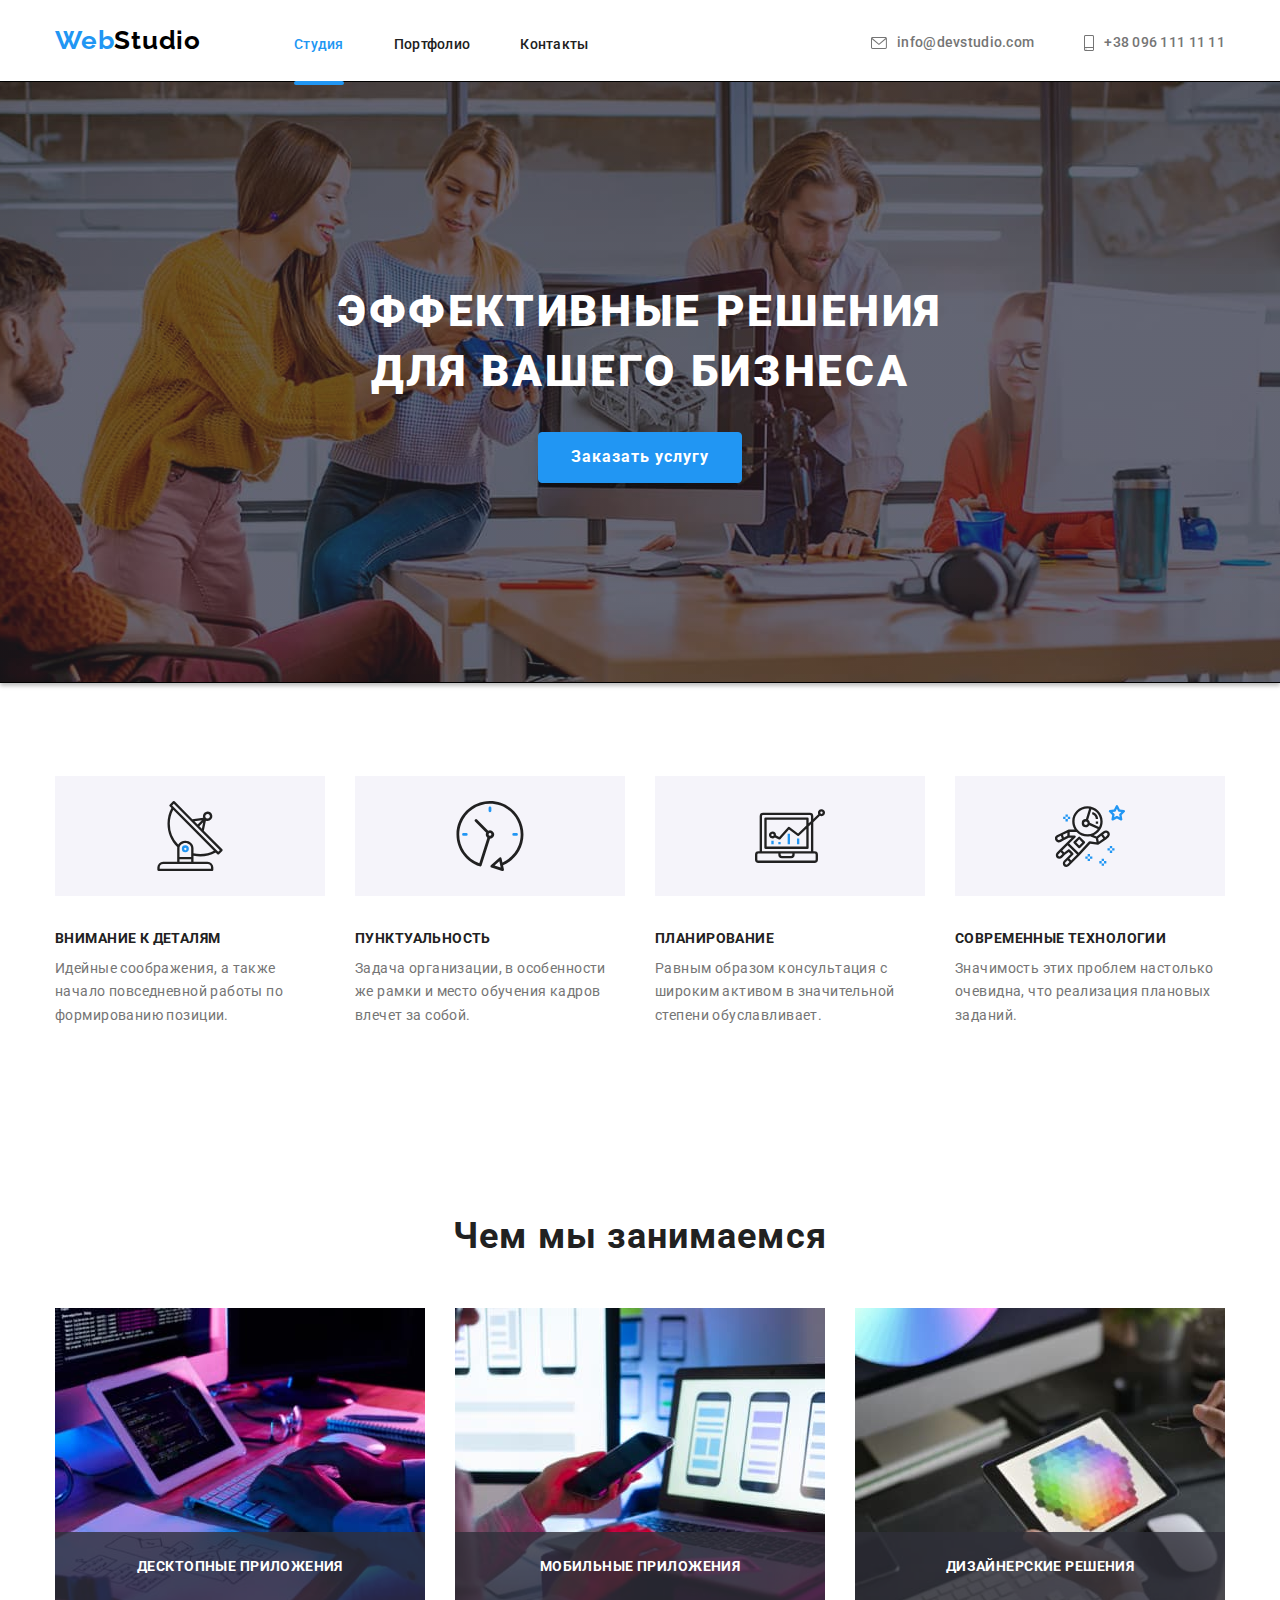
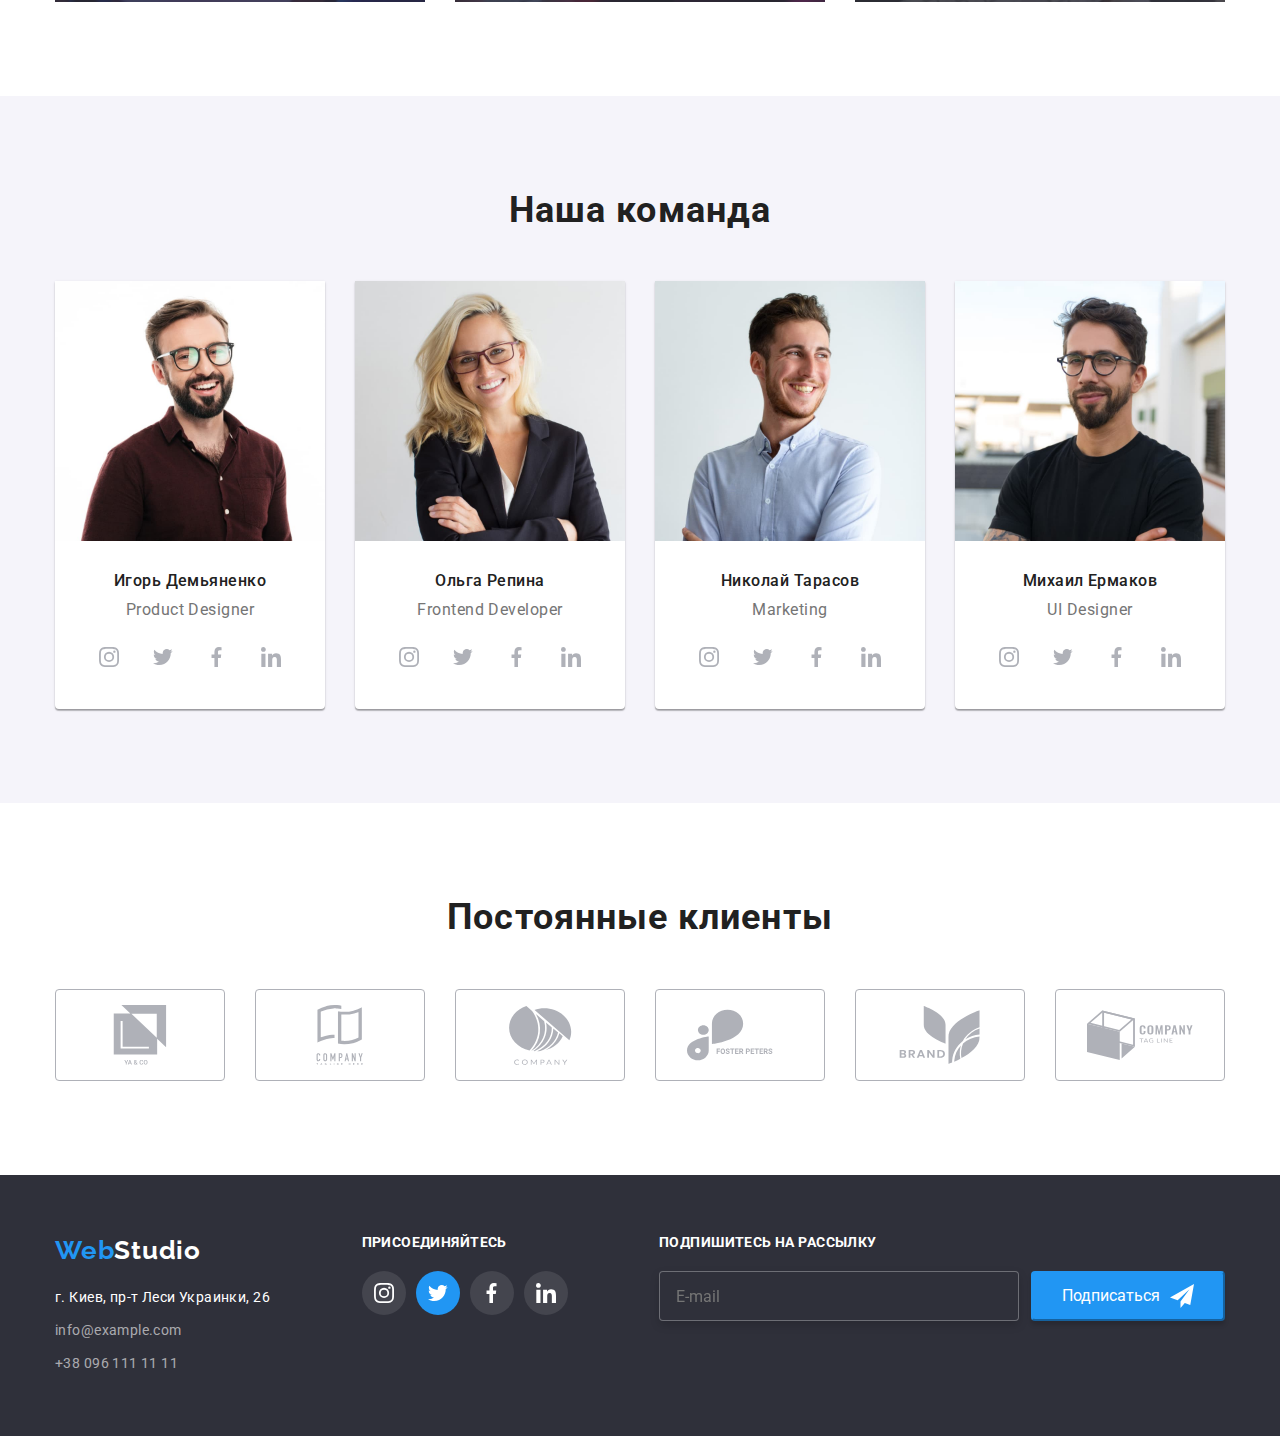
<file: index.html>
<!DOCTYPE html>
<html lang="ru">
<head>
    <meta charset="UTF-8">
    <meta http-equiv="X-UA-Compatible" content="IE=edge">
    <meta name="viewport" content="width=device-width, initial-scale=1.0">
    <title>Студия</title>
    <link rel="preconnect" href="https://fonts.googleapis.com">
    <link rel="preconnect" href="https://fonts.gstatic.com" crossorigin>
    <link href="https://fonts.googleapis.com/css2?family=Raleway:wght@700&family=Roboto:wght@400;500;700;900&display=swap"
        rel="stylesheet">
        <link rel="stylesheet" href="https://cdnjs.cloudflare.com/ajax/libs/modern-normalize/1.0.0/modern-normalize.min.css" />
    <link rel="stylesheet" href="./css/main.min.css">
    
</head>
<body>
 
        <!--Хедер-->
        <header class="header-section">
            <div class="navigation-bar ">
                <a href="./index.html" class="site-logo header-section__site-logo"> <span
                        class="site-logo__name-accent">Web</span>Studio</a>
        
                <div class="mobile-menu" id="mobile-menu" data-menu>
                    <nav class="navigation-bar__navigation-container  ">
                        <ul class="navigation-box ">
                            <li class="navigation-box__ithem"> <a href="./index.html" class="navigation-box__link active-page">Студия</a>
                            </li>
                            <li class="navigation-box__ithem"> <a href="./portfolio.html"
                                    class="navigation-box__link ">Портфолио</a> </li>
                            <li class="navigation-box__ithem"> <a href="" class="navigation-box__link">Контакты</a> </li>
                        </ul>
                    </nav>
                    <div class="contact-menu">
                        <ul class="conact-box">
                            <li class="conact-box__ithem  "><a href="mailto:info@devstudio.com" class="conact-box__link ">
                                    <svg class="conact-box__icon conact-box__icon-indent-right">
                                        <use href="./images/sprite.svg#icon-envelope"></use>
                                    </svg>
                                    info@devstudio.com</a></li>
                            <li class="conact-box__ithem "><a href="tel:+380961111111" class="conact-box__link first">
                                    <svg class="conact-box__icon icon-phone">
                                        <use href="./images/sprite.svg#icon-smartphone"></use>
                                    </svg>
                                    +38 096 111 11 11</a></li>
                        </ul>
                        <ul class="socials-box  ">
                            <li class="socials-box__ithem"> <a href="#" class="socials-box__link">Instagram</a> </li>
                            <li class="socials-box__ithem"> <a href="#" class="socials-box__link">Twitter</a> </li>
                            <li class="socials-box__ithem"> <a href="#" class="socials-box__link">Facebook</a> </li>
                            <li class="socials-box__ithem"> <a href="#" class="socials-box__link">LinkedIn</a> </li>
                        </ul>
                    </div>
                </div>
                <button type="button" class="menu-button" aria-controls="mobile-menu" aria-expanded="false" data-menu-button>
                    <svg width="20" height="20" aria-label="Переключатель мобильного меню">
                        <use class="icon-menu" href="images/mobile.svg#icon-burger"></use>
                        <use class="icon-cross" href="images/mobile.svg#icon-close-cross"></use>
                    </svg></button>
        
            </div>
        
        
        </header>

    <main class="main-section">
        <!--hero-->
        <section class="hero-container overlay">
            <h1 class="hero-container__title">Эффективные решения <br> для вашего бизнеса</h1>
            <button type="button" class="button hero-container__button" data-modal-open>Заказать услугу</button>
        </section>
        <!--Our-features-->
        
        <section class="feature-container ">
            <div class="feature-container__box">
            <h2  hidden>Наши особенности</h2>
            
                <ul class="feature-list">
                    <li class="feature-list__ithem ">
                        
                        <svg class="feature-list__icon">
                            <use href="images/sprite.svg#icon-antenna"></use>
                        </svg>
                        <div class="feature-list__container">
                        <h3 class="feature-list__title">Внимание к деталям</h3>
                        <p class="feature-list__text">Идейные соображения, а также начало повседневной работы по формированию позиции.</p>
                        </div>

                    </li>
                    <li class="feature-list__ithem ">
                        
                        <svg class="feature-list__icon">
                            <use href="images/sprite.svg#icon-clock"></use>
                        </svg>
                        <div class="feature-list__container">
                        <h3 class="feature-list__title">Пунктуальность</h3>
                        <p class="feature-list__text">Задача организации, в особенности же рамки и место обучения кадров влечет за собой.</p>

                        </div>
                    </li>
                    <li class="feature-list__ithem ">
                        
                        <svg class="feature-list__icon">
                            <use href="images/sprite.svg#icon-diagram"></use>
                        </svg>
                        <div class="feature-list__container">
                        <h3 class="feature-list__title">Планирование</h3>
                        <p class="feature-list__text">Равным образом консультация с широким активом в значительной степени обуславливает.</p>

                        </div>
                    </li>
                    <li class="feature-list__ithem ">
                        
                        <svg class="feature-list__icon">
                            <use href="images/sprite.svg#icon-astronaut"></use>
                        </svg>
                        <div class="feature-list__container">
                        <h3 class="feature-list__title">Современные технологии</h3>
                        <p class="feature-list__text">Значимость этих проблем настолько очевидна, что реализация плановых заданий.</p>

                        </div>
                    </li>
                </ul>
        
            </div>
        </section>
       
        <!--Practice-->
        <section class="practice-container ">
           <div class="practice-container__box">
            <h2 class="section-name">Чем мы занимаемся</h2>
            <ul class="practice-list">
                <li class="practice-list__ithem ">
                    <div class="practice">
                    <img srcset="./images/img1.jpg 1x, ./images/img1@2x.jpg 2x" 
                    src="./images/img1.jpg" 
                    class="practice__image" 
                    alt="Работа с компьютером" 
                    width="370"
                    height="294">
                            <div class="practice__label"><p class="practice__text">Десктопные приложения</p></div>
                        </div>
                        </li>
                <li class="practice-list__ithem ">
                    <div class="practice">
                    <img srcset="./images/img2.jpg 1x, ./images/img2@2x.jpg 2x" src="./images/img2.jpg" class="practice__image" alt="Работа с телефоном" width="370"
                        height="294">
                    <div class="practice__label">
                        <p class="practice__text">Мобильные приложения</p>
                    </div>
                    </div>
                    </li>
                <li class="practice-list__ithem ">
                    <div class="practice">
                        <img srcset="./images/img3.jpg 1x, ./images/img3@2x.jpg 2x" src="./images/img3.jpg" class="practice__image" alt="Работа с цветами" width="370"
                        height="294">
                        <div class="practice__label">
                            <p class="practice__text">Дизайнерские решения</p>
                        </div>
                        </div>
                    </li>
            </ul>
           </div>
            
            
        </section>


        
        <!--Team-->
        <section class="team-container ">
            <div class="team-container__box">
                <h2 class="section-name">Наша команда</h2>
                <ul class="team">
                    <li class="team__ithem ">
                        <img srcset="./images/ourteam1.jpg 1x, ./images/ourteam1@2x.jpg 2x" src="./images/ourteam1.jpg" class="team__photo" alt="фотография Игоря Демьяненко" width="270" height="260">
                        <div class="team__decribe">
                        <h3 class="team__name">Игорь Демьяненко</h3>
                        <p class="team__position">Product Designer</p>
                    <ul class="networks">
                        <li class="networks__ithem-indent-right"><a href="#" aria-label="Instagram" class="networks__link team-networks__link">
                                <svg class="network-icon">
                                    <use href="images/sprite.svg#icon-instagram"></use>
                                </svg>
                            </a></li>
                        <li class="networks__ithem-indent-right"><a href="#" aria-label="Twitter" class="networks__link team-networks__link">
                                <svg class="network-icon">
                                    <use href="images/sprite.svg#icon-twit"></use>
                                </svg>
                            </a></li>
                        <li class="networks__ithem-indent-right"><a href="#" aria-label="Facebook" class="networks__link team-networks__link">
                                <svg class="network-icon">
                                    <use href="images/sprite.svg#icon-facebook"></use>
                                </svg>
                            </a></li>
                        <li class="networks__ithem-indent-right"><a href="#" aria-label="Linkedin" class="networks__link team-networks__link">
                                <svg class="network-icon">
                                    <use href="images/sprite.svg#icon-linkedin"></use>
                                </svg>
                    
                            </a>
                        </li>
                    </ul>
                                     
                    </div>
                    </li>
                    <li class="team__ithem ">
                        <img  srcset="./images/ourteam2.jpg 1x, ./images/ourteam2@2x.jpg 2x" src="./images/ourteam2.jpg" class="team__photo" alt="фотография Ольга Репина" width="270" height="260">
                        <div class="team__decribe">
                        <h3 class="team__name">Ольга Репина</h3>
                        <p class="team__position">Frontend Developer</p>
                    <ul class="networks">
                        <li class="networks__ithem-indent-right"><a href="#" aria-label="Instagram"
                                class="networks__link team-networks__link">
                                <svg class="network-icon">
                                    <use href="images/sprite.svg#icon-instagram"></use>
                                </svg>
                            </a></li>
                        <li class="networks__ithem-indent-right"><a href="#" aria-label="Twitter"
                                class="networks__link team-networks__link">
                                <svg class="network-icon">
                                    <use href="images/sprite.svg#icon-twit"></use>
                                </svg>
                            </a></li>
                        <li class="networks__ithem-indent-right"><a href="#" aria-label="Facebook" class="networks__link team-networks__link">
                                <svg class="network-icon">
                                    <use href="images/sprite.svg#icon-facebook"></use>
                                </svg>
                            </a></li>
                        <li class="networks__ithem-indent-right"><a href="#" aria-label="Linkedin" class="networks__link team-networks__link">
                                <svg class="network-icon">
                                    <use href="images/sprite.svg#icon-linkedin"></use>
                                </svg>
                    
                            </a>
                        </li>
                    </ul>
                    </div>
                    </li>
                    <li class="team__ithem ">
                        <img srcset="./images/ourteam3.jpg 1x, ./images/ourteam3@2x.jpg 2x" src="./images/ourteam3.jpg" class="team__photo" alt="фотография Николая Тарасов" width="270" height="260">
                        <div class="team__decribe">
                        <h3 class="team__name">Николай Тарасов</h3>
                        <p class="team__position">Marketing</p>
                    <ul class="networks">
                        <li class="networks__ithem-indent-right"><a href="#" aria-label="Instagram"
                                class="networks__link team-networks__link">
                                <svg class="network-icon">
                                    <use href="images/sprite.svg#icon-instagram"></use>
                                </svg>
                            </a></li>
                        <li class="networks__ithem-indent-right"><a href="#" aria-label="Twitter"
                                class="networks__link team-networks__link">
                                <svg class="network-icon">
                                    <use href="images/sprite.svg#icon-twit"></use>
                                </svg>
                            </a></li>
                        <li class="networks__ithem-indent-right"><a href="#" aria-label="Facebook" class="networks__link team-networks__link">
                                <svg class="network-icon">
                                    <use href="images/sprite.svg#icon-facebook"></use>
                                </svg>
                            </a></li>
                        <li class="networks__ithem-indent-right"><a href="#" aria-label="Linkedin" class="networks__link team-networks__link">
                                <svg class="network-icon">
                                    <use href="images/sprite.svg#icon-linkedin"></use>
                                </svg>
                    
                            </a>
                        </li>
                    </ul>
                    </div>
                    </li>
                    <li class="team__ithem ">
                        <img src="./images/ourteam4.jpg" class="team__photo" alt="фотография Михаила Ермакова" width="270" height="260">
                        <div class="team__decribe">
                        <h3 class="team__name">Михаил Ермаков</h3>
                        <p class="team__position">UI Designer</p>
                    <ul class="networks">
                        <li class="networks__ithem-indent-right"><a href="#" aria-label="Instagram"
                                class="networks__link team-networks__link">
                                <svg class="network-icon">
                                    <use href="images/sprite.svg#icon-instagram"></use>
                                </svg>
                            </a></li>
                        <li class="networks__ithem-indent-right"><a href="#" aria-label="Twitter"
                                class="networks__link team-networks__link ">
                                <svg class="network-icon">
                                    <use href="images/sprite.svg#icon-twit"></use>
                                </svg>
                            </a></li>
                        <li class="networks__ithem-indent-right"><a href="#" aria-label="Facebook" class="networks__link team-networks__link">
                                <svg class="network-icon">
                                    <use href="images/sprite.svg#icon-facebook"></use>
                                </svg>
                            </a></li>
                        <li class="networks__ithem-indent-right"><a href="#" aria-label="Linkedin" class="networks__link team-networks__link">
                                <svg class="network-icon">
                                    <use href="images/sprite.svg#icon-linkedin"></use>
                                </svg>
                    
                            </a>
                        </li>
                    </ul>
                    </div>
                    </li>
                </ul>
            </div>
            </section>


        <!--Our-clients-->
        <section class="clients-container">
            <div class="clients-container__box ">
            <h2 class="section-name">Постоянные клиенты</h2>
            
            <ul class="client">
                <li class="client__ithem ">
                <a href="#" class="client__link">
                  <svg class="client__icon">
                 <use href="images/sprite.svg#icon-company-1"></use>
                </svg>
                </a>
                </li>
                <li class="client__ithem ">
                    <a href="#" class="client__link">
                    <svg class="client__icon">
                        <use href="images/sprite.svg#icon-company-2"></use>
                    </svg></a>
                </li>
                <li class="client__ithem ">
                    <a  href="#" class="client__link">
                    <svg class="client__icon">
                        <use href="images/sprite.svg#icon-company-3"></use>
                    </svg></a>
                </li>
                <li class="client__ithem "> 
                    <a href="#" class="client__link">
                    <svg class="client__icon">
                        <use href="images/sprite.svg#icon-company-4"></use>
                    </svg></a>
                </li>
                <li class="client__ithem ">
                    <a href="#" class="client__link">
                    <svg class="client__icon">
                        <use href="images/sprite.svg#icon-company-5"></use>
                    </svg></a>
                </li>
                <li class="client__ithem ">
                    <a href="#" class="client__link">
                    <svg class="client__icon">
                        <use href="images/sprite.svg#icon-company-6"></use>
                    </svg></a>
                </li>
            </ul>
            </div>
        </section>
 </main>


<!--Footer-->
        <footer class="footer">
            <div class="footer__container ">
            <div class="footer-section">  
            <a href="./index.html" class=" site-logo footer__site-logo"> <span class="site-logo__name-accent">Web</span>Studio</a>
                           
            <address class="adress">г. Киев, пр-т Леси Украинки, 26</address>
            <ul>
            <li class="contact-ithem"><a href="mailto:info@example.com" class="contact-footer">info@example.com</a>
                
                 <li class="contact-ithem"><a href="tel:+380961111111" class="contact-footer">+38 096 111 11 11</a></li>
            </ul>
            </div>
            <div class="footer-section">
                <h2 class="invitation">присоединяйтесь</h2>
                    <ul class="networks">
                        <li class="networks__ithem-indent-right"><a href="#" aria-label="Instagram"
                                class="networks__link footer__network-link">
                                <svg class="network-icon">
                                    <use href="images/sprite.svg#icon-instagram"></use>
                                </svg>
                            </a></li>
                        <li class="networks__ithem-indent-right"><a href="#" aria-label="Twitter"
                                class="networks__link footer__network-link twitter-link">
                                <svg class="network-icon">
                                    <use href="images/sprite.svg#icon-twit"></use>
                                </svg>
                            </a></li>
                        <li class="networks__ithem-indent-right"><a href="#" aria-label="Facebook" class="networks__link footer__network-link">
                                <svg class="network-icon">
                                    <use href="images/sprite.svg#icon-facebook"></use>
                                </svg>
                            </a></li>
                        <li class=networks__ithem-indent-right"><a href="#" aria-label="Linkedin" class="networks__link footer__network-link">
                                <svg class="network-icon">
                                    <use href="images/sprite.svg#icon-linkedin"></use>
                                </svg>
                    
                            </a>
                        </li>
                    </ul>

                            </div>





                <div class='footer-section'>
                    <h2 class="invitation">Подпишитесь на рассылку</h2>
                    <form class="mailing">
                        <label><input class="mailing__form" type="email" name="subscribe-mail" placeholder="E-mail"></label>
                        <button type="submit" class="mailing_button">Подписаться</button>
                    </form>
                </div>


                        </div>
                        </footer>

<!-Modal-->
        <div class="backdrop is-hidden" data-modal>
            <div class="modal-window">
            <button class="cross-button" data-modal-close>
                <svg  class="cross-button__icon">
                 <use href="./images/cross.svg#cross"></use>
                 </svg></button>


                 
                 <h2 class="modal-window__invite">Оставьте свои данные, мы вам перезвоним</h2>
            <form class="modalform">
                <label class="modalform__ithem modalform__ithem-indent-righ"> 
                    <input class="modalform__input" type="text" name="username"  placeholder=" ">
                    <svg class="modalform__icon">
                        <use href='./images/icons.svg#icon-person'></use>
                    </svg>
                    <span class="modalform__title">Имя</span>
                </label>
                <label class="modalform__ithem modalform__ithem-indent-righ">
                    <input class="modalform__input" type="tel" name="usernumber" placeholder=" ">
                    <svg class="modalform__icon">
                        <use href='./images/icons.svg#icon-telephone'></use>
                    </svg>
                    <span class="modalform__title">Телефон</span>
                </label>
                <label class="modalform__ithem modalform__ithem-indent-righ"> 
                    <input class="modalform__input" type="email" name="usermail"  placeholder=" ">
                    <svg class="modalform__icon">
                        <use href='./images/icons.svg#icon-thumb-accept'></use>
                    </svg>

                    <span class="modalform__title">Почта</span>
                </label >
                <label class="modalform__ithem modalform__ithem-indent-righ"> 
                    <textarea class="modalform__input modalform__textarea" name="feedback" rows="6" placeholder="Введите комментарий"></textarea>
                <span class="modalform__title">Комментарий</span>
                </label>
                <label class="checkbox"> 
                    <input class="checkbox__imput" type="checkbox" name="useragree" >
                    <span class="checkbox__box"></span>
                    <span class="checkbox__title">Соглашаюсь с рассылкой и принимаю <a href="#" class="terms">Условия договора</a></span>
                </label >
                <button type="submit" class="modalform__button">Отправить
                </button>
            </form>
        </div>
</div>

        <script src="./js/menu.js"></script>
        <script src="./js/modal.js"></script>
  </body>
</html>
</file>
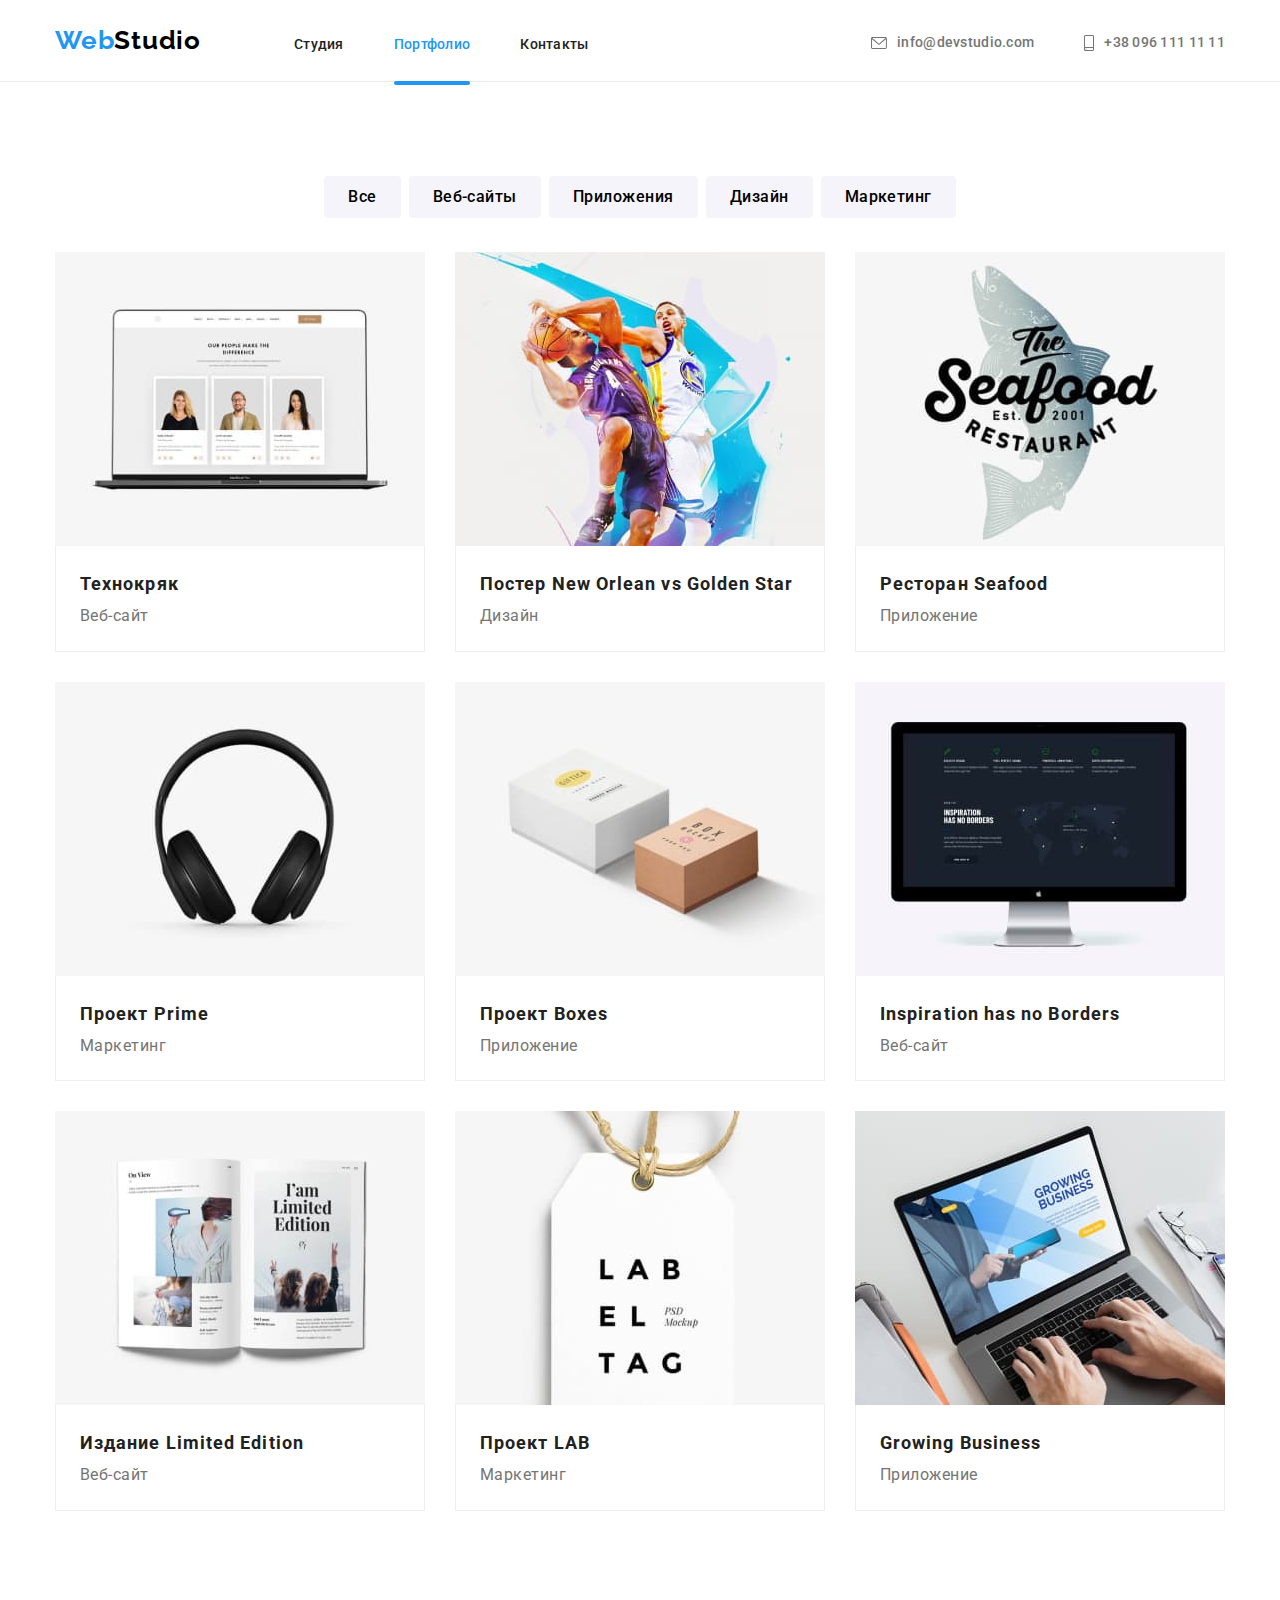
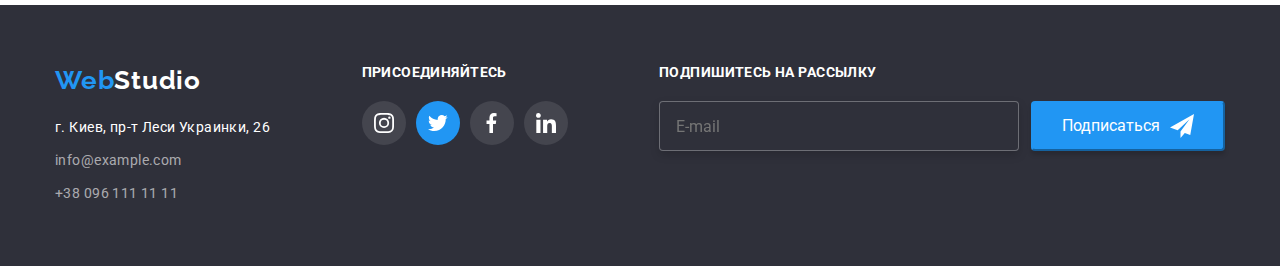
<file: portfolio.html>
<!DOCTYPE html>
<html lang="ru">
<head>
    <meta charset="UTF-8">
    <meta http-equiv="X-UA-Compatible" content="IE=edge">
    <meta name="viewport" content="width=device-width, initial-scale=1.0">
    <title>Портфолио</title>
   <link rel="preconnect" href="https://fonts.googleapis.com">
    <link rel="preconnect" href="https://fonts.gstatic.com" crossorigin>
    <link href="https://fonts.googleapis.com/css2?family=Raleway:wght@700&family=Roboto:wght@400;500;700;900&display=swap"
        rel="stylesheet">
    <link rel="stylesheet" href="https://cdnjs.cloudflare.com/ajax/libs/modern-normalize/1.0.0/modern-normalize.min.css" />
        <link rel="stylesheet" href="./css/main.min.css">
</head>

<body>

    <!--{Header}-->
        <header class="header-section">
            <div class="navigation-bar ">
                <a href="./index.html" class="site-logo header-section__site-logo"> <span
                        class="site-logo__name-accent">Web</span>Studio</a>
        
                <div class="mobile-menu" id="mobile-menu" data-menu>
                    <nav class="navigation-bar__navigation-container  ">
                        <ul class="navigation-box ">
                            <li class="navigation-box__ithem"> <a href="./index.html"
                                    class="navigation-box__link ">Студия</a> </li>
                            <li class="navigation-box__ithem"> <a href="./portfolio.html"
                                    class="navigation-box__link active-page">Портфолио</a> </li>
                            <li class="navigation-box__ithem"> <a href="" class="navigation-box__link">Контакты</a> </li>
                        </ul>
                    </nav>
                    <div class="contact-menu">
                        <ul class="conact-box">
                            <li class="conact-box__ithem  "><a href="mailto:info@devstudio.com" class="conact-box__link ">
                                    <svg class="conact-box__icon conact-box__icon-indent-right">
                                        <use href="./images/sprite.svg#icon-envelope"></use>
                                    </svg>
                                    info@devstudio.com</a></li>
                            <li class="conact-box__ithem "><a href="tel:+380961111111" class="conact-box__link first">
                                    <svg class="conact-box__icon icon-phone">
                                        <use href="./images/sprite.svg#icon-smartphone"></use>
                                    </svg>
                                    +38 096 111 11 11</a></li>
                        </ul>
                        <ul class="socials-box  ">
                            <li class="socials-box__ithem"> <a href="#" class="socials-box__link">Instagram</a> </li>
                            <li class="socials-box__ithem"> <a href="#" class="socials-box__link">Twitter</a> </li>
                            <li class="socials-box__ithem"> <a href="#" class="socials-box__link">Facebook</a> </li>
                            <li class="socials-box__ithem"> <a href="#" class="socials-box__link">LinkedIn</a> </li>
                        </ul>
                    </div>
                </div>
                <button type="button" class="menu-button" aria-controls="mobile-menu" aria-expanded="false" data-menu-button>
                    <svg width="20" height="20" aria-label="Переключатель мобильного меню">
                        <use class="icon-menu" href="images/mobile.svg#icon-burger"></use>
                        <use class="icon-cross" href="images/mobile.svg#icon-close-cross"></use>
                    </svg></button>
        
            </div>
        
        
        </header>
    <!--Portfolio-->
   <main>
       <section class="works-container ">
    <!--Work-buttons-->
       <div class="works-container__box  ">
           <h1  hidden>Наши работы </h1>
           <ul class="works-navigation">
               <li class="works-navigation__box "><button type="button" class="works-navigation__button">Все</button></li>
               <li class="works-navigation__box "><button type="button" class="works-navigation__button">Веб-сайты</button></li>
               <li class="works-navigation__box "><button type="button" class="works-navigation__button">Приложения</button></li>
               <li class="works-navigation__box "><button type="button" class="works-navigation__button">Дизайн</button></li>
               <li class="works-navigation__box"><button type="button" class="works-navigation__button">Маркетинг</button></li>   
           </ul>   
        </div>

   <!--Work-examples-->  
   <div class="works-container__box">
    <ul class="work-list">
        <li class="work-list__ithem ">
            <a href="#" aria-label="Технокряк" class="work-list__link">
                <div class="work-thumb">
            <img srcset="./images/portimg1.jpg 1x, ./images/portimg1@2x.jpg 2x" src="./images/portimg1.jpg" class="work-thumb__image" alt="Веб-страница на ноутбуке" width="370" height="294">
            <div class="work-decription"><p class="work-decription__text">Технокряк это современная площадка распространения коронавируса. Компании используют эту платформу для цифрового
            шпионажа и атак на защищённые сервера конкурентов.</p></div>
        </div>
            <div class="work-examples">
            <h2 class="work-examples__title">Технокряк</h2>
            <p class="work-examples-scope">Веб-сайт</p></div></a>
        </li>
        <li class="work-list__ithem ">
            <a href="#" aria-label="Постер" class="work-list__link">
                <div class="work-thumb">
            <img srcset="./images/portimg2.jpg 1x, ./images/portimg2@2x.jpg 2x" src="./images/portimg2.jpg" class="work-thumb__image" alt="Постер игры в баскетбол" width="370" height="294">
            <div class="work-decription">
                <p class="work-decription__text">Технокряк это современная площадка распространения коронавируса. Компании используют эту
                    платформу для цифрового
                    шпионажа и атак на защищённые сервера конкурентов.</p>
            </div>
            </div>
            <div class="work-examples">
            <h2 class="work-examples__title">Постер New Orlean vs Golden Star</h2>
            <p class="work-examples-scope">Дизайн</p>
            </div></a>
        </li>
        <li class="work-list__ithem ">
            <a href="#" aria-label="Ресторан" class="work-list__link">
                <div class="work-thumb">
            <img  srcset="./images/portimg3.jpg 1x, ./images/portimg3@2x.jpg 2x" src="./images/portimg3.jpg" class="work-thumb__image" alt="Постер рыбного рестрорана с рыбой на фоне" width="370"
                height="294">
                <div class="work-decription">
                    <p class="work-decription__text">Технокряк это современная площадка распространения коронавируса. Компании используют эту
                        платформу для цифрового
                        шпионажа и атак на защищённые сервера конкурентов.</p>
                </div>
                </div>
            <div class="work-examples">
            <h2 class="work-examples__title">Ресторан Seafood</h2>
            <p class="work-examples-scope">Приложение</p></div></a>
        </li>
        <li class="work-list__ithem ">
            <a href="#" aria-label="Проект" class="work-list__link">
                <div class="work-thumb">
            <img  srcset="./images/portimg4.jpg 1x, ./images/portimg4@2x.jpg 2x" src="./images/portimg4.jpg" class="work-thumb__image" alt="Наушники" width="370" height="294">
            <div class="work-decription">
                <p class="work-decription__text">Технокряк это современная площадка распространения коронавируса. Компании используют эту
                    платформу для цифрового
                    шпионажа и атак на защищённые сервера конкурентов.</p>
            </div>
            </div>
            <div class="work-examples">
            <h2 class="work-examples__title">Проект Prime</h2>
            <p class="work-examples-scope">Маркетинг</p></div></a>
        </li>
        <li class="work-list__ithem ">
            <a href="#" aria-label="Приложение" class="work-list__link">
                <div class="work-thumb">
            <img  srcset="./images/portimg5.jpg 1x, ./images/portimg5@2x.jpg 2x" src="./images/portimg5.jpg" class="work-thumb__image" alt="Две посылки" width="370" height="294">
            <div class="work-decription">
                <p class="work-decription__text">Технокряк это современная площадка распространения коронавируса. Компании используют эту
                    платформу для цифрового
                    шпионажа и атак на защищённые сервера конкурентов.</p>
            </div>
            </div>
            <div class="work-examples">
            <h2 class="work-examples__title">Проект Boxes</h2>
            <p class="work-examples-scope">Приложение</p></div></a>
        </li>
        <li class="work-list__ithem ">
            <a href="#" aria-label="Веб-дизайн" class="work-list__link">
                <div class="work-thumb">
            <img  srcset="./images/portimg6.jpg 1x, ./images/portimg6@2x.jpg 2x" src="./images/portimg6.jpg" class="work-thumb__image" alt="Главная страница сайта с изображением карты мира"
                width="370" height="294">
                <div class="work-decription">
                    <p class="work-decription__text">Технокряк это современная площадка распространения коронавируса. Компании используют эту
                        платформу для цифрового
                        шпионажа и атак на защищённые сервера конкурентов.</p>
                </div>
                </div>
                <div class="work-examples">
            <h2 class="work-examples__title" lang="en">Inspiration has no Borders</h2>
            <p class="work-examples-scope">Веб-сайт</p></div></a>
        </li>
        <li class="work-list__ithem ">
            <a href="#" aria-label="Издание" class="work-list__link">
                <div class="work-thumb">
            <img  srcset="./images/portimg7.jpg 1x, ./images/portimg7@2x.jpg 2x" src="./images/portimg7.jpg" class="work-thumb__image" alt="Разворот журнала со статьями" width="370" height="294">
            <div class="work-decription">
                <p class="work-decription__text">Технокряк это современная площадка распространения коронавируса. Компании используют эту
                    платформу для цифрового
                    шпионажа и атак на защищённые сервера конкурентов.</p>
            </div>
            </div>
            <div class="work-examples">
            <h2 class="work-examples__title">Издание Limited Edition</h2>
            <p class="work-examples-scope">Веб-сайт</p></div></a>
        </li>
        <li class="work-list__ithem ">
            <a href="#" aria-label="Проект-ЛАБ" class="work-list__link">
                <div class="work-thumb">
            <img  srcset="./images/portimg8.jpg 1x, ./images/portimg8@2x.jpg 2x" src="./images/portimg8.jpg" class="work-thumb__image" alt="Лейба с надписью Labeltag" width="370" height="294">
            <div class="work-decription">
            <p class="work-decription__text">Технокряк это современная площадка распространения коронавируса. Компании используют эту
                платформу для цифрового
                шпионажа и атак на защищённые сервера конкурентов.</p>
            </div>
            </div>
            <div class="work-examples">
            <h2 class="work-examples__title">Проект LAB</h2>
            <p class="work-examples-scope">Маркетинг</p></div></a>
        </li>
        <li class="work-list__ithem ">
            <a href="#" aria-label="Growing-Business" class="work-list__link">
                <div class="work-thumb">
            <img  srcset="./images/portimg9.jpg 1x, ./images/portimg9@2x.jpg 2x" src="./images/portimg9.jpg" class="work-thumb__image" alt="Поиск информации на наутбуке на тему бизнеса" width="370"
                height="294">
                <div class="work-decription">
                    <p class="work-decription__text">Технокряк это современная площадка распространения коронавируса. Компании используют эту
                        платформу для цифрового
                        шпионажа и атак на защищённые сервера конкурентов.</p>
                </div>
                </div>
                <div class="work-examples">
            <h2 class="work-examples__title" lang="en">Growing Business</h2>
            <p class="work-examples-scope">Приложение</p></div></a>
        </li>
    </ul>
    </div>
      

    </section>
   </main>


    <!--Footer-->
        <footer class="footer">
            <div class="footer__container ">
                <div class="footer-section">
                    <a href="./index.html" class=" site-logo footer__site-logo"> <span
                            class="site-logo__name-accent">Web</span>Studio</a>
        
                    <address class="adress">г. Киев, пр-т Леси Украинки, 26</address>
                    <ul>
                        <li class="contact-ithem"><a href="mailto:info@example.com" class="contact-footer">info@example.com</a>
        
                        <li class="contact-ithem"><a href="tel:+380961111111" class="contact-footer">+38 096 111 11 11</a></li>
                    </ul>
                </div>
                <div class="footer-section">
                    <h2 class="invitation">присоединяйтесь</h2>
                    <ul class="networks">
                        <li class="networks__ithem-indent-right"><a href="#" aria-label="Instagram"
                                class="networks__link footer__network-link">
                                <svg class="network-icon">
                                    <use href="images/sprite.svg#icon-instagram"></use>
                                </svg>
                            </a></li>
                        <li class="networks__ithem-indent-right"><a href="#" aria-label="Twitter"
                                class="networks__link footer__network-link twitter-link">
                                <svg class="network-icon">
                                    <use href="images/sprite.svg#icon-twit"></use>
                                </svg>
                            </a></li>
                        <li class="networks__ithem-indent-right"><a href="#" aria-label="Facebook"
                                class="networks__link footer__network-link">
                                <svg class="network-icon">
                                    <use href="images/sprite.svg#icon-facebook"></use>
                                </svg>
                            </a></li>
                        <li class=networks__ithem-indent-right"><a href="#" aria-label="Linkedin"
                                class="networks__link footer__network-link">
                                <svg class="network-icon">
                                    <use href="images/sprite.svg#icon-linkedin"></use>
                                </svg>
        
                            </a>
                        </li>
                    </ul>
        
                </div>
        
        
        
        
        
                <div class='footer-section'>
                    <h2 class="invitation">Подпишитесь на рассылку</h2>
                    <form class="mailing">
                        <label><input class="mailing__form" type="email" name="subscribe-mail" placeholder="E-mail"></label>
                        <button type="submit" class="mailing_button">Подписаться</button>
                    </form>
                </div>
        
        
            </div>
        </footer>
                <script src="./js/menu.js"></script>
</body>
</html>
</file>
<file: css/main.min.css>
h1,h2,h3,h4,h5,h6,p{margin:0}img{display:block;width:100%;height:auto}body{font-family:"Roboto","Raleway",sans-serif;color:#212121;overflow-x:hidden}@media screen and (max-width: 1199px){body{width:100%}}ol,ul{list-style:none;padding:0;margin:0}a{text-decoration:none}address{font-style:normal}.navigation-bar,.feature-container__box,.practice-container__box,.team-container__box,.clients-container__box,.footer__container,.works-container__box{padding:0 15px;margin:0 auto}@media screen and (min-width: 480px){.navigation-bar,.feature-container__box,.practice-container__box,.team-container__box,.clients-container__box,.footer__container,.works-container__box{width:480px}}@media screen and (min-width: 768px){.navigation-bar,.feature-container__box,.practice-container__box,.team-container__box,.clients-container__box,.footer__container,.works-container__box{width:768px}}@media screen and (min-width: 1200px){.navigation-bar,.feature-container__box,.practice-container__box,.team-container__box,.clients-container__box,.footer__container,.works-container__box{width:1200px}}.hero-container__button,.mailing_button,.networks__link,.client__link,.cross-button{display:-webkit-box;display:-ms-flexbox;display:flex;-webkit-box-pack:center;-ms-flex-pack:center;justify-content:center;-webkit-box-align:center;-ms-flex-align:center;align-items:center}.hero-container__button,.mailing_button,.modalform__button,.works-navigation__button{background-color:#2196f3;color:#fff;border-radius:4px;cursor:pointer}.section-name{font-weight:700;font-size:36px;line-height:1.16;text-align:center;letter-spacing:0.03em;margin-bottom:50px}.mobile-menu{display:-webkit-box;display:-ms-flexbox;display:flex;-webkit-box-pack:justify;-ms-flex-pack:justify;justify-content:space-between}@media screen and (max-width: 767px){.mobile-menu{display:none;position:fixed;top:0;left:0;z-index:1;width:100vw;height:100vh;padding:48px 40px;background-color:#fff;-webkit-box-orient:vertical;-webkit-box-direction:normal;-ms-flex-direction:column;flex-direction:column;-webkit-box-pack:justify;-ms-flex-pack:justify;justify-content:space-between}.mobile-menu.is-open{display:-webkit-box;display:-ms-flexbox;display:flex}.mobile-menu .first{-webkit-box-ordinal-group:2;-ms-flex-order:1;order:1;font-size:34px;line-height:1.18;letter-spacing:0.02em;color:#2196f3}}@media screen and (min-width: 768px){.mobile-menu{-webkit-box-align:baseline;-ms-flex-align:baseline;align-items:baseline;-webkit-box-flex:2;-ms-flex-positive:2;flex-grow:2}}@media screen and (max-width: 1199px){.conact-box{display:-webkit-box;display:-ms-flexbox;display:flex;-webkit-box-orient:vertical;-webkit-box-direction:normal;-ms-flex-direction:column;flex-direction:column}}.header-section{padding-top:25px;padding-bottom:25px;border-bottom-width:1px;border-bottom-style:solid;border-bottom-color:#ececec}.navigation-bar{margin-top:0;padding-top:0}@media screen and (min-width: 768px){.navigation-bar{position:relative;display:-webkit-box;display:-ms-flexbox;display:flex;-webkit-box-pack:justify;-ms-flex-pack:justify;justify-content:space-between;-webkit-box-align:baseline;-ms-flex-align:baseline;align-items:baseline}}.navigation-box{display:-webkit-box;display:-ms-flexbox;display:flex}@media screen and (max-width: 767px){.navigation-box{-webkit-box-orient:vertical;-webkit-box-direction:normal;-ms-flex-direction:column;flex-direction:column;-webkit-box-flex:2;-ms-flex-positive:2;flex-grow:2}}.navigation-box__ithem{position:relative}@media screen and (min-width: 768px){.navigation-box__ithem:not(:last-child){margin-right:50px}}@media screen and (max-width: 768px){.navigation-box__ithem{margin-bottom:30px}}.navigation-box__link{padding-top:32px;padding-bottom:32px;font-weight:500;font-size:14px;line-height:1.4;letter-spacing:0.02em;color:#212121;-webkit-transition-property:color;transition-property:color;-webkit-transition-duration:250ms;transition-duration:250ms;-webkit-transition-timing-function:cubic-bezier(0.4, 0, 0.2, 1);transition-timing-function:cubic-bezier(0.4, 0, 0.2, 1)}.navigation-box__link:visited{color:#212121}.navigation-box__link:hover,.navigation-box__link:focus{color:#2196f3}@media screen and (max-width: 767px){.navigation-box__link{font-size:40px;line-height:1.18;margin-bottom:32px}}@media screen and (min-width: 768px){.active-page{position:relative;color:#2196f3}.active-page:hover,.active-page:visited{color:#2196f3}.active-page::after{content:'';position:absolute;right:0%;bottom:-1px;width:100%;height:4px;background-color:#2196f3;color:#2196f3;border-radius:2px}}.conact-box{display:-webkit-box;display:-ms-flexbox;display:flex}@media screen and (max-width: 767px){.conact-box{margin-bottom:32px}}@media screen and (min-width: 1200px){.conact-box{margin-left:auto}}@media screen and (max-width: 767px){.conact-box__ithem{margin-bottom:32px}.conact-box__ithem:first-child{-webkit-box-ordinal-group:3;-ms-flex-order:2;order:2}}@media screen and (max-width: 1199px){.conact-box__ithem:not(:last-child){margin-bottom:10px}}@media screen and (min-width: 1200px){.conact-box__ithem:not(:last-child){margin-right:50px}}.conact-box__link{display:-webkit-box;display:-ms-flexbox;display:flex;margin:0px;-webkit-box-align:center;-ms-flex-align:center;align-items:center;font-weight:500;font-size:14px;line-height:1.4;letter-spacing:0.02em;color:#757575;-webkit-transition-property:color;transition-property:color;-webkit-transition-duration:250ms;transition-duration:250ms;-webkit-transition-timing-function:cubic-bezier(0.4, 0, 0.2, 1);transition-timing-function:cubic-bezier(0.4, 0, 0.2, 1)}.conact-box__link:hover,.conact-box__link:focus{color:#2196f3;fill:#2196f3}@media screen and (max-width: 767px){.socials-box{display:-webkit-box;display:-ms-flexbox;display:flex}}@media screen and (min-width: 768px){.socials-box{display:none}}.socials-box__link{font-size:18px;line-height:1.2;letter-spacing:0.02em;color:#2196f3}.socials-box__link:hover,.socials-box__link:focus{color:inherit}.socials-box__ithem{position:relative;display:-webkit-box;display:-ms-flexbox;display:flex;-webkit-box-pack:space-evenly;-ms-flex-pack:space-evenly;justify-content:space-evenly;margin-right:10px}.socials-box__ithem:not(:last-child):after{content:'';position:absolute;right:-5px;height:22px;border:1px solid rgba(33,33,33,0.2)}.site-logo,.site-logo:hover,.site-logo:visited{font-family:"Raleway";font-weight:700;font-size:26px;line-height:1.2;letter-spacing:0.03em}.header-section__site-logo{color:#000000}@media screen and (min-width: 768px){.header-section__site-logo{margin-right:80px}}@media screen and (min-width: 1200px){.header-section__site-logo{margin-right:93px}}.site-logo__name-accent{color:#2196f3}.footer__site-logo{display:block;margin-bottom:20px;color:#fff}@media screen and (max-width: 767px){.conact-box__icon{display:none}}@media screen and (min-width: 768px){.conact-box__icon{fill:currentColor;max-width:16px;max-height:12px;margin-right:10px}.conact-box__icon:hover,.conact-box__icon:focus{color:#2196f3;fill:#2196f3}}.icon-phone{max-width:10px;max-height:16px}.feature-list__icon{background-color:#f5f4fa;background-size:contain;max-width:100%;max-height:120px;padding:25px 100px;margin-bottom:30px}.network-icon{fill:currentColor;height:20px;width:20px}.client__icon{fill:currentColor;height:60px;width:106px}.hero-container{background:#2f303a;padding:200px 0}.hero-container__title{text-align:center;color:#fff;font-weight:900;font-size:44px;line-height:1.36;text-align:center;text-transform:uppercase;letter-spacing:0.06em}@media screen and (max-width: 1199px){.hero-container__title{font-size:26px;line-height:1.6}}.overlay{max-height:600px;outline:1px solid black;margin-left:auto;margin-right:auto;background-image:-webkit-gradient(linear, left top, right top, from(rgba(47,48,58,0.4)), to(rgba(47,48,58,0.4))),url(../images/hero.jpg);background-image:linear-gradient(to right, rgba(47,48,58,0.4), rgba(47,48,58,0.4)),url(../images/hero.jpg);background-repeat:no-repeat;background-size:cover;background-position:center;-webkit-box-shadow:0px 4px 4px rgba(0,0,0,0.25);box-shadow:0px 4px 4px rgba(0,0,0,0.25)}@media screen and (min-width: 1200px){.overlay{max-width:1600px}}@media (min-device-pixel-ratio: 2), (-webkit-min-device-pixel-ratio: 2), (min-resolution: 192dpi), (min-resolution: 2dppx){.overlay{background-image:-webkit-gradient(linear, left top, right top, from(rgba(47,48,58,0.4)), to(rgba(47,48,58,0.4))),url(../images/hero@2.jpg);background-image:linear-gradient(to right, rgba(47,48,58,0.4), rgba(47,48,58,0.4)),url(../images/hero@2.jpg)}}@media screen and (max-width: 767px){.menu-button{position:absolute;right:15px;z-index:1;-webkit-transform:translateX(-15px);transform:translateX(-15px);display:inline-block;background-color:transparent;color:inherit;border:none}.menu-button .icon-cross{display:none}.menu-button.is-open .icon-cross{display:block}.menu-button.is-open .icon-menu{display:none}.menu-button:hover .icon-menu,.menu-button:focus .icon-menu{fill:#2196f3}.menu-button:hover .icon-cross,.menu-button:focus .icon-cross{fill:#2196f3}}@media screen and (min-width: 767px){.menu-button{display:none}}.hero-container__button{padding:10px 32px;margin-top:30px;margin-left:auto;margin-right:auto;font-weight:700;font-size:16px;line-height:1.8;letter-spacing:0.06em;border:1px solid #2196f3;-webkit-box-shadow:0px 4px 4px rgba(0,0,0,0.15);box-shadow:0px 4px 4px rgba(0,0,0,0.15)}.mailing_button{margin-left:12px;padding:10px 29px;border-color:#2196f3;-webkit-box-shadow:0px 4px 4px rgba(0,0,0,0.15);box-shadow:0px 4px 4px rgba(0,0,0,0.15);border-radius:4px;-webkit-transition-property:-webkit-box-shadow;transition-property:-webkit-box-shadow;transition-property:box-shadow;transition-property:box-shadow, -webkit-box-shadow;-webkit-transition-duration:250ms;transition-duration:250ms;-webkit-transition-timing-function:cubic-bezier(0.4, 0, 0.2, 1);transition-timing-function:cubic-bezier(0.4, 0, 0.2, 1)}.mailing_button:hover{-webkit-box-shadow:0px 4px 4px rgba(0,0,0,0.45);box-shadow:0px 4px 4px rgba(0,0,0,0.45)}.mailing_button::after{display:block;content:'';margin-left:10px;background-image:url("../images/icon-send.svg");background-size:contain;width:24px;height:24px}@media screen and (max-width: 1199px){.mailing_button{width:200px;-ms-flex-item-align:center;-ms-grid-row-align:center;align-self:center}}.modalform__button{width:200px;height:50px;margin-top:30px;border:1px solid #2196f3;-webkit-transition-property:background-color;transition-property:background-color;-webkit-transition-duration:250ms;transition-duration:250ms;-webkit-transition-timing-function:cubic-bezier(0.4, 0, 0.2, 1);transition-timing-function:cubic-bezier(0.4, 0, 0.2, 1);-webkit-transition-property:-webkit-box-shadow;transition-property:-webkit-box-shadow;transition-property:box-shadow;transition-property:box-shadow, -webkit-box-shadow;transition-duration:250ms;transition-timing-function:cubic-bezier(0.4, 0, 0.2, 1)}.modalform__button:hover{background-color:#188ce8;-webkit-box-shadow:0px 4px 4px rgba(0,0,0,0.15);box-shadow:0px 4px 4px rgba(0,0,0,0.15);border-radius:4px}.works-navigation__button{color:#000000;border-color:transparent;background-color:#f5f4fa;font-weight:500;font-size:16px;line-height:1.6;border-radius:4px;text-align:center;letter-spacing:0.03em;padding:6px 22px;-webkit-transition-property:color;transition-property:color;-webkit-transition-duration:250ms;transition-duration:250ms;-webkit-transition-timing-function:cubic-bezier(0.4, 0, 0.2, 1);transition-timing-function:cubic-bezier(0.4, 0, 0.2, 1);-webkit-transition-property:background-color;transition-property:background-color;transition-duration:250ms;transition-timing-function:cubic-bezier(0.4, 0, 0.2, 1);-webkit-transition-property:-webkit-box-shadow;transition-property:-webkit-box-shadow;transition-property:box-shadow;transition-property:box-shadow, -webkit-box-shadow;transition-duration:250ms;transition-timing-function:cubic-bezier(0.4, 0, 0.2, 1)}.works-navigation__button:focus,.works-navigation__button:hover{color:#fff;background-color:#2196f3;-webkit-box-shadow:0px 3px 1px rgba(0,0,0,0.1),0px 1px 2px rgba(0,0,0,0.08),0px 2px 2px rgba(0,0,0,0.12);box-shadow:0px 3px 1px rgba(0,0,0,0.1),0px 1px 2px rgba(0,0,0,0.08),0px 2px 2px rgba(0,0,0,0.12)}.feature-container{padding-top:94px;padding-bottom:94px}@media screen and (min-width: 768px){.feature-list{display:-webkit-box;display:-ms-flexbox;display:flex}}@media screen and (min-width: 768px) and (max-width: 1199px){.feature-list{margin-top:-30px;margin-left:-30px}}@media screen and (max-width: 1199px){.feature-list{-ms-flex-wrap:wrap;flex-wrap:wrap}}@media screen and (max-width: 767px){.feature-list__ithem{width:100%}.feature-list__ithem:not(:last-child){margin-bottom:30px}}@media screen and (min-width: 768px) and (max-width: 1199px){.feature-list__ithem{width:calc((100% - 2 * 30px) / 2);margin-left:30px;margin-top:30px}}@media screen and (min-width: 1200px){.feature-list__ithem{width:calc((100% - 3 * 30px) / 4)}.feature-list__ithem:not(:last-child){margin-right:30px}}@media screen and (max-width: 767px){.feature-list__container{display:-webkit-box;display:-ms-flexbox;display:flex;-webkit-box-orient:vertical;-webkit-box-direction:normal;-ms-flex-direction:column;flex-direction:column;-webkit-box-align:center;-ms-flex-align:center;align-items:center}}.feature-list__title{font-weight:700;font-size:14px;line-height:1.14;letter-spacing:0.03em;text-transform:uppercase;margin-bottom:10px}.feature-list__text{font-size:14px;line-height:1.7;letter-spacing:0.03em;color:#757575}.practice-container{padding-top:94px;padding-bottom:94px}@media screen and (max-width: 1199px){.practice-container{display:none}}.practice-container__box{-webkit-box-orient:vertical;-webkit-box-direction:normal;-ms-flex-direction:column;flex-direction:column}.practice-list{display:-webkit-box;display:-ms-flexbox;display:flex}.practice-list__ithem:not(:last-child){margin-right:30px}.practice{position:relative}.practice__label{position:absolute;bottom:0;width:100%;padding:27px 82px;background-color:rgba(47,48,58,0.8)}.practice__text{font-weight:bold;font-size:14px;line-height:1.14;text-align:center;letter-spacing:0.03em;text-transform:uppercase;color:#fff}.team-container{background-color:#f5f4fa;padding-top:94px;padding-bottom:94px}@media screen and (min-width: 768px){.team{display:-webkit-box;display:-ms-flexbox;display:flex}}@media screen and (min-width: 768px) and (max-width: 1199px){.team{margin-top:-30px;margin-left:-30px}}@media screen and (max-width: 1199px){.team{-ms-flex-wrap:wrap;flex-wrap:wrap}}.team__ithem{background-color:#fff;text-align:center;-webkit-box-shadow:0px 1px 3px rgba(0,0,0,0.12),0px 1px 1px rgba(0,0,0,0.14),0px 2px 1px rgba(0,0,0,0.2);box-shadow:0px 1px 3px rgba(0,0,0,0.12),0px 1px 1px rgba(0,0,0,0.14),0px 2px 1px rgba(0,0,0,0.2);border-radius:0px 0px 4px 4px}@media screen and (max-width: 767px){.team__ithem{width:100%}.team__ithem:not(:last-child){margin-bottom:30px}}@media screen and (min-width: 768px) and (max-width: 1199px){.team__ithem{margin-top:30px;margin-left:30px;width:calc((100% - 2 * 30px) / 2)}}@media screen and (min-width: 1200px){.team__ithem{width:calc((100% - 3 * 30px) / 4)}.team__ithem:not(:last-child){margin-right:30px}}.team__decribe{padding-top:30px;padding-bottom:30px}.team__name{margin-bottom:10px;font-weight:500;font-size:16px;line-height:1.19;letter-spacing:0.03em}.team__position{font-weight:400;font-size:16px;line-height:1.19;color:#757575;letter-spacing:0.03em}.networks{display:-webkit-box;display:-ms-flexbox;display:flex;-webkit-box-pack:center;-ms-flex-pack:center;justify-content:center;margin-top:16px}.networks__ithem-indent-right:not(:last-child){margin-right:10px}.networks__link{padding:12px;height:44px;width:44px;border-radius:50%;scale:1}.team-networks__link{color:#afb1b8;background-color:#fff;-webkit-transition-property:color;transition-property:color;-webkit-transition-duration:250ms;transition-duration:250ms;-webkit-transition-timing-function:cubic-bezier(0.4, 0, 0.2, 1);transition-timing-function:cubic-bezier(0.4, 0, 0.2, 1);-webkit-transition-property:background-color;transition-property:background-color;transition-duration:250ms;transition-timing-function:cubic-bezier(0.4, 0, 0.2, 1);-webkit-transition-property:scale;transition-property:scale;transition-duration:250ms;transition-timing-function:cubic-bezier(0.4, 0, 0.2, 1)}.team-networks__link:hover,.team-networks__link:focus{color:#fff;background-color:#2196f3;-webkit-transform:scale(1.2);transform:scale(1.2)}.clients-container{padding-top:94px;padding-bottom:94px}.client{display:-webkit-box;display:-ms-flexbox;display:flex;-ms-flex-wrap:wrap;flex-wrap:wrap}@media screen and (max-width: 1199px){.client{margin-left:-30px;margin-top:-30px;-webkit-box-pack:center;-ms-flex-pack:center;justify-content:center}}@media screen and (min-width: 1200px){.client{-webkit-box-pack:justify;-ms-flex-pack:justify;justify-content:space-between}}.client__ithem{height:92px}@media screen and (max-width: 767px){.client__ithem{width:calc((100% - 2 * 30px) / 2)}}@media screen and (min-width: 768px){.client__ithem{width:calc((100% - 3 * 30px) / 3)}}@media screen and (max-width: 1199px){.client__ithem{margin-left:30px;margin-top:30px}}@media screen and (min-width: 1200px){.client__ithem{width:calc((100% - 5 * 30px) / 6)}.client__ithem:not(:last-child){margin-right:30px}}.client__link{width:100%;height:100%;color:#afb1b8;border:1px solid #afb1b8;border-radius:4px;cursor:pointer;-webkit-transition-property:color;transition-property:color;-webkit-transition-duration:250ms;transition-duration:250ms;-webkit-transition-timing-function:cubic-bezier(0.4, 0, 0.2, 1);transition-timing-function:cubic-bezier(0.4, 0, 0.2, 1);-webkit-transition-property:border;transition-property:border;transition-duration:250ms;transition-timing-function:cubic-bezier(0.4, 0, 0.2, 1)}.client__link:hover,.client__link:focus{color:#2196f3;border:1px solid #2196f3}.footer{background-color:#2f303a;color:#fff;padding:60px 0}@media screen and (min-width: 768px){.footer__container{display:-webkit-box;display:-ms-flexbox;display:flex}}@media screen and (max-width: 1199px){.footer__container{-ms-flex-wrap:wrap;flex-wrap:wrap;-ms-flex-pack:distribute;justify-content:space-around}}@media screen and (min-width: 1200px){.footer__container{-webkit-box-pack:justify;-ms-flex-pack:justify;justify-content:space-between}}.adress{font-size:14px;line-height:1.7;letter-spacing:0.03em;margin-bottom:9px}.contact-ithem:not(:last-child){margin-bottom:9px}.contact-footer{font-size:14px;line-height:1.71;letter-spacing:0.03em;color:rgba(255,255,255,0.6)}.contact-footer:focus,.contact-footer:hover,.contact-footer:visited{color:rgba(255,255,255,0.6)}.invitation{text-transform:uppercase;font-size:14px;line-height:1.14;letter-spacing:0.03em;margin-bottom:20px}.footer__network-link{color:#fff;background-color:rgba(255,255,255,0.1);-webkit-box-shadow:0px 4px 4px rgba(0,0,0,0);box-shadow:0px 4px 4px rgba(0,0,0,0);-webkit-transition-property:background-color;transition-property:background-color;-webkit-transition-duration:250ms;transition-duration:250ms;-webkit-transition-timing-function:cubic-bezier(0.4, 0, 0.2, 1);transition-timing-function:cubic-bezier(0.4, 0, 0.2, 1);-webkit-transition-property:-webkit-box-shadow;transition-property:-webkit-box-shadow;transition-property:box-shadow;transition-property:box-shadow, -webkit-box-shadow;transition-duration:250ms;transition-timing-function:cubic-bezier(0.4, 0, 0.2, 1);-webkit-transition-property:scale;transition-property:scale;transition-duration:250ms;transition-timing-function:cubic-bezier(0.4, 0, 0.2, 1)}.footer__network-link:hover,.footer__network-link:focus{background-color:#2196f3;-webkit-box-shadow:0px 4px 4px rgba(0,0,0,0.25);box-shadow:0px 4px 4px rgba(0,0,0,0.25);-webkit-transform:scale(1.2);transform:scale(1.2)}@media screen and (min-width: 1200px){.twitter-link{background-color:#2196f3}}.mailing{display:-webkit-box;display:-ms-flexbox;display:flex}@media screen and (max-width: 1199px){.mailing{-webkit-box-orient:vertical;-webkit-box-direction:normal;-ms-flex-direction:column;flex-direction:column}}.mailing__form{padding:15px 16px 15px;height:50px;width:360px;background-color:#2f303a;border:1px solid rgba(255,255,255,0.3);-webkit-box-sizing:border-box;box-sizing:border-box;-webkit-filter:drop-shadow(0px 4px 4px rgba(0,0,0,0.15));filter:drop-shadow(0px 4px 4px rgba(0,0,0,0.15));border-radius:4px;color:#fff;cursor:pointer;-webkit-transition-property:-webkit-box-shadow;transition-property:-webkit-box-shadow;transition-property:box-shadow;transition-property:box-shadow, -webkit-box-shadow;-webkit-transition-duration:250ms;transition-duration:250ms;-webkit-transition-timing-function:cubic-bezier(0.4, 0, 0.2, 1);transition-timing-function:cubic-bezier(0.4, 0, 0.2, 1)}.mailing__form:focus{cursor:auto;-webkit-box-shadow:0px 4px 4px rgba(0,0,0,0.45);box-shadow:0px 4px 4px rgba(0,0,0,0.45)}@media screen and (max-width: 1199px){.mailing__form{margin-bottom:20px}}@media screen and (max-width: 1199px){.footer-section{display:-webkit-box;display:-ms-flexbox;display:flex;-webkit-box-orient:vertical;-webkit-box-direction:normal;-ms-flex-direction:column;flex-direction:column;-webkit-box-align:center;-ms-flex-align:center;align-items:center}.footer-section:not(:last-child){margin-bottom:60px}}.backdrop{position:fixed;top:0;left:0;width:100%;height:100%;background-color:rgba(0,0,0,0.1);opacity:1;visibility:visible;overflow-y:scroll;-webkit-transition-property:opacity;transition-property:opacity;-webkit-transition-duration:250ms;transition-duration:250ms;-webkit-transition-timing-function:cubic-bezier(0.4, 0, 0.2, 1);transition-timing-function:cubic-bezier(0.4, 0, 0.2, 1);-webkit-transition-property:visibility;transition-property:visibility;transition-duration:250ms;transition-timing-function:cubic-bezier(0.4, 0, 0.2, 1)}.backdrop.is-hidden{opacity:0;pointer-events:none;visibility:hidden}.modal-window{position:absolute;top:50%;left:50%;-webkit-transform:translate(-50%, -50%) scale(1);transform:translate(-50%, -50%) scale(1);width:450px;min-height:609px;padding:40px;background-color:#fff;border-radius:4px;-webkit-transition-property:-webkit-transform;transition-property:-webkit-transform;transition-property:transform;transition-property:transform, -webkit-transform;-webkit-transition-duration:250ms;transition-duration:250ms;-webkit-transition-timing-function:cubic-bezier(0.4, 0, 0.2, 1);transition-timing-function:cubic-bezier(0.4, 0, 0.2, 1)}@media screen and (min-width: 1200px){.modal-window{min-width:528px;min-height:581px}}.backdrop.is-hidden .modal-window{-webkit-transform:translate(-50%, -50%) scale(0.5);transform:translate(-50%, -50%) scale(0.5)}.cross-button{position:absolute;top:8px;right:8px;padding:6px 6px;background-color:rgba(255,255,255,0.1);color:#212121;border:1px solid rgba(0,0,0,0.1);border-radius:50%;cursor:pointer;-webkit-transition-property:color;transition-property:color;-webkit-transition-duration:250ms;transition-duration:250ms;-webkit-transition-timing-function:cubic-bezier(0.4, 0, 0.2, 1);transition-timing-function:cubic-bezier(0.4, 0, 0.2, 1)}.cross-button:hover,.cross-button:focus{color:#2196f3;outline:none}.cross-button__icon{display:block;fill:currentColor;max-height:18px;max-width:18px}.modal-window__invite{font-weight:bold;font-size:20px;line-height:1.15;text-align:center;letter-spacing:0.03em;margin-bottom:12px;color:#212121}.modalform{display:-webkit-box;display:-ms-flexbox;display:flex;-webkit-box-orient:vertical;-webkit-box-direction:normal;-ms-flex-direction:column;flex-direction:column;-webkit-box-align:center;-ms-flex-align:center;align-items:center}.modalform__ithem{position:relative;display:-webkit-box;display:-ms-flexbox;display:flex;-webkit-box-orient:vertical;-webkit-box-direction:reverse;-ms-flex-direction:column-reverse;flex-direction:column-reverse;width:100%;color:#212121;margin-bottom:10px}.modalform__ithem-indent-right:nth-child(4){margin-bottom:20px}.modalform__input{height:40px;border:1px solid rgba(33,33,33,0.2);-webkit-box-sizing:border-box;box-sizing:border-box;border-radius:4px;padding-left:50px;-webkit-transition-property:border;transition-property:border;-webkit-transition-duration:250ms;transition-duration:250ms;-webkit-transition-timing-function:cubic-bezier(0.4, 0, 0.2, 1);transition-timing-function:cubic-bezier(0.4, 0, 0.2, 1)}.modalform__input:focus{cursor:pointer;border:1px solid #2196f3;outline:none}.modalform__textarea{height:auto;padding:0;resize:none}.modalform__title{margin-bottom:5px;font-size:12px;line-height:1.16;letter-spacing:0.01em;color:#757575}.modalform__icon{position:absolute;bottom:11px;left:12px;width:18px;height:18px;fill:currentColor;background-size:contain;-webkit-transition-property:fill;transition-property:fill;-webkit-transition-duration:250ms;transition-duration:250ms;-webkit-transition-timing-function:cubic-bezier(0.4, 0, 0.2, 1);transition-timing-function:cubic-bezier(0.4, 0, 0.2, 1)}.modalform__ithem:focus-within>.modalform__icon{fill:#2196f3}.checkbox{position:relative;display:-webkit-box;display:-ms-flexbox;display:flex;width:100%;margin-left:auto;margin-right:auto;padding-left:10px;color:#212121;-webkit-appearance:none;-moz-appearance:none;appearance:none}.checkbox__imput{border:0;-webkit-appearance:none;-moz-appearance:none;appearance:none}.checkbox__box{display:block;margin-right:9px;width:16px;height:15px;background-color:#fff;border:2px solid #212121;border-radius:2px;background-size:contain;fill:#212121;cursor:pointer;-webkit-transition-property:background-color;transition-property:background-color;-webkit-transition-duration:250ms;transition-duration:250ms;-webkit-transition-timing-function:cubic-bezier(0.4, 0, 0.2, 1);transition-timing-function:cubic-bezier(0.4, 0, 0.2, 1);-webkit-transition-property:border;transition-property:border;transition-duration:250ms;transition-timing-function:cubic-bezier(0.4, 0, 0.2, 1)}.checkbox__imput:checked+.checkbox__box{background-color:#2196f3;border:2px solid #2196f3;background-image:url("../images/full-check.svg");background-size:contain;background-repeat:no-repeat;background-origin:border-box;fill:#fff}.checkbox__imput:focus+.checkbox__box{border-color:#2196f3}.checkbox__title{margin-bottom:0}@media screen and (max-width: 767px){.checkbox__title{font-size:12px}}@media screen and (min-width: 768px){.checkbox__title{font-size:14px}}.terms{text-decoration:underline;color:#2196f3}.works-container{padding-top:94px;padding-bottom:94px}.works-container__box:first-child{margin-bottom:34px}.works-navigation{display:-webkit-box;display:-ms-flexbox;display:flex;-ms-flex-wrap:wrap;flex-wrap:wrap;-webkit-box-align:center;-ms-flex-align:center;align-items:center}@media screen and (max-width: 767px){.works-navigation{margin-left:-8px;margin-top:-15px}}@media screen and (min-width: 768px){.works-navigation{-webkit-box-pack:center;-ms-flex-pack:center;justify-content:center}}@media screen and (max-width: 767px){.works-navigation__box{margin-left:8px;margin-top:15px}}@media screen and (min-width: 768px){.works-navigation__box:not(:last-child){margin-right:8px}}.work-list{display:-webkit-box;display:-ms-flexbox;display:flex;-ms-flex-wrap:wrap;flex-wrap:wrap}@media screen and (min-width: 768px){.work-list{margin-top:-30px;margin-left:-30px}}@media screen and (max-width: 767px){.work-list__ithem{width:100%}.work-list__ithem:not(:last-child){margin-bottom:30px}}@media screen and (min-width: 768px){.work-list__ithem{width:calc((100% - 2 * 30px) / 2);margin-top:30px;margin-left:30px}}@media screen and (min-width: 1200px){.work-list__ithem{width:calc((100% - 3 * 30px) / 3)}}.work-list__link{display:block;width:100%;height:100%;color:#212121;-webkit-transition-property:-webkit-box-shadow;transition-property:-webkit-box-shadow;transition-property:box-shadow;transition-property:box-shadow, -webkit-box-shadow;-webkit-transition-duration:250ms;transition-duration:250ms;-webkit-transition-timing-function:cubic-bezier(0.4, 0, 0.2, 1);transition-timing-function:cubic-bezier(0.4, 0, 0.2, 1)}.work-list__link:hover,.work-list__link:focus{-webkit-box-shadow:0px 1px 1px rgba(0,0,0,0.12),0px 4px 4px rgba(0,0,0,0.06),1px 4px 6px rgba(0,0,0,0.16);box-shadow:0px 1px 1px rgba(0,0,0,0.12),0px 4px 4px rgba(0,0,0,0.06),1px 4px 6px rgba(0,0,0,0.16)}.work-thumb{position:relative;overflow:hidden}.work-decription{position:absolute;bottom:0;-webkit-transform:translateY(100%);transform:translateY(100%);height:100%;padding:63px 24px;background-color:rgba(33,150,243,0.9);-webkit-transition-property:-webkit-transform;transition-property:-webkit-transform;transition-property:transform;transition-property:transform, -webkit-transform;-webkit-transition-duration:250ms;transition-duration:250ms;-webkit-transition-timing-function:cubic-bezier(0.4, 0, 0.2, 1);transition-timing-function:cubic-bezier(0.4, 0, 0.2, 1)}.work-list__link:hover .work-decription{-webkit-transform:translateY(0%);transform:translateY(0%)}.work-decription__text{font-family:Roboto;font-size:18px;line-height:1.56;letter-spacing:0.03em;color:#fff}.work-examples{padding:20px 24px;border-right:1px solid #eee;border-bottom:1px solid #eee;border-left:1px solid #eee}.work-examples__title{font-weight:700;font-size:18px;line-height:2;letter-spacing:0.06em}.work-examples-scope{font-size:16px;line-height:1.8;color:#757575;letter-spacing:0.03em}
/*# sourceMappingURL=main.min.css.map */
</file>
